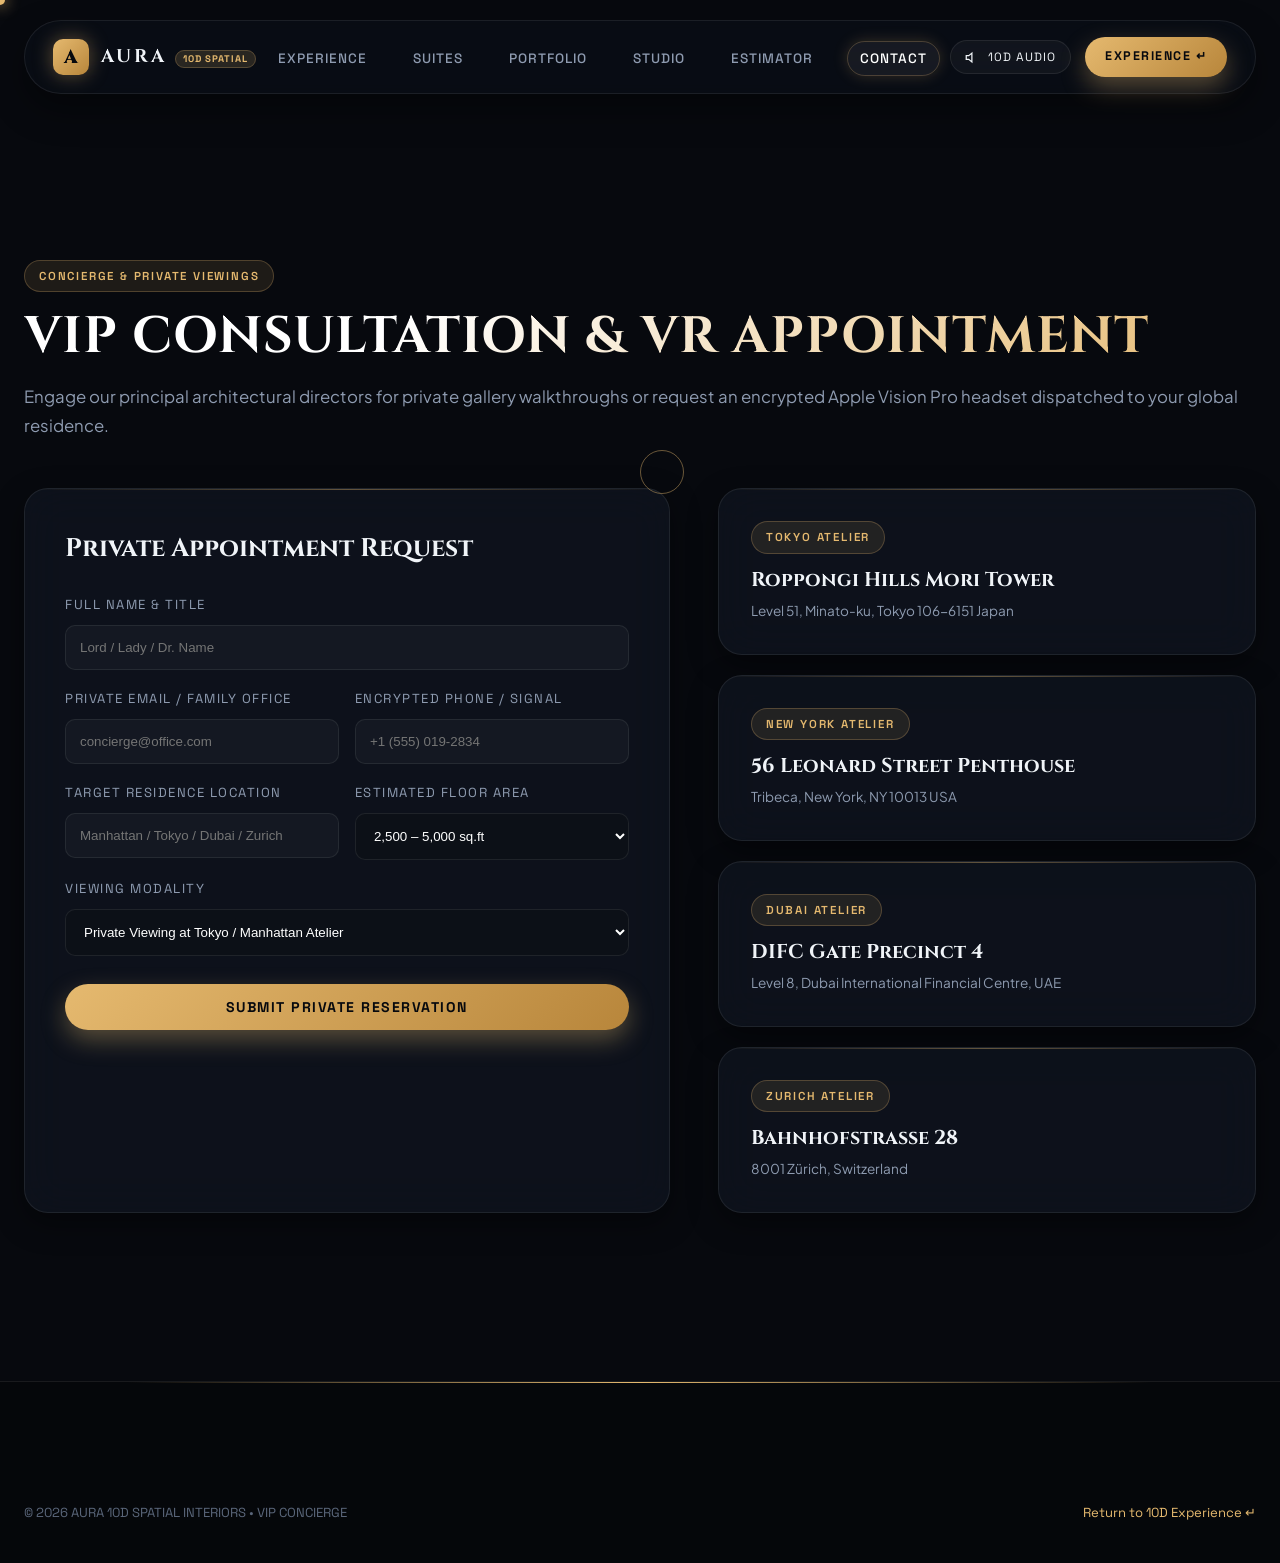
<file: contact-booking.html>
<!DOCTYPE html>
<html lang="en">
<head>
  <meta charset="UTF-8">
  <meta name="viewport" content="width=device-width, initial-scale=1.0">
  <title>VIP Consultation & Private Viewing — AURA 10D Spatial Interiors</title>
  <link rel="stylesheet" href="css/style.css">
  <link rel="stylesheet" href="css/interiors.css">
</head>
<body data-lighting="midnight">
  <div class="custom-cursor"></div>
  <div class="custom-cursor-follower"><span class="cursor-label">BOOK VIP</span></div>

  <header class="navbar">
    <a href="index.html" class="brand-logo" data-cursor-label="HOME">
      <div class="brand-icon">A</div>
      <div class="brand-text">AURA <span class="brand-tag">10D SPATIAL</span></div>
    </a>
    <ul class="nav-links">
      <li class="nav-item"><a href="index.html" class="nav-link">Experience</a></li>
      <li class="nav-item"><a href="living-room.html" class="nav-link">Suites</a></li>
      <li class="nav-item"><a href="projects-portfolio.html" class="nav-link">Portfolio</a></li>
      <li class="nav-item"><a href="about-studio.html" class="nav-link">Studio</a></li>
      <li class="nav-item"><a href="cost-calculator.html" class="nav-link">Estimator</a></li>
      <li class="nav-item"><a href="contact-booking.html" class="nav-link active">Contact</a></li>
    </ul>
    <div class="nav-actions">
      <button class="hud-btn" id="nav-audio-toggle" data-cursor-label="AUDIO">
        <svg viewBox="0 0 24 24" fill="none" stroke="currentColor" stroke-width="2" width="15" height="15"><path d="M11 5L6 9H2v6h4l5 4V5z"/></svg>
        <span>10D AUDIO</span>
      </button>
      <a href="index.html" class="btn-primary" style="padding: 10px 20px; font-size: 0.78rem;">Experience ↵</a>
    </div>
  </header>

  <main style="padding-top: 140px;">
    <section>
      <div class="badge-tag">CONCIERGE & PRIVATE VIEWINGS</div>
      <h1 class="section-title">VIP CONSULTATION & VR APPOINTMENT</h1>
      <p class="section-subtitle">Engage our principal architectural directors for private gallery walkthroughs or request an encrypted Apple Vision Pro headset dispatched to your global residence.</p>

      <div style="display: grid; grid-template-columns: 1.2fr 1fr; gap: 48px; margin: 48px 0;">
        <!-- Booking Form -->
        <div class="glass-panel" style="padding: 40px;">
          <h3 style="font-family: var(--font-heading); font-size: 1.6rem; margin-bottom: 24px;">Private Appointment Request</h3>
          <form id="vip-booking-form">
            <div style="margin-bottom: 18px;">
              <label class="calc-label">Full Name & Title</label>
              <input type="text" required placeholder="Lord / Lady / Dr. Name" style="width:100%; padding: 14px; background: rgba(255,255,255,0.03); border: 1px solid var(--border-light); border-radius: 10px; color: #fff;">
            </div>

            <div style="display: grid; grid-template-columns: 1fr 1fr; gap: 16px; margin-bottom: 18px;">
              <div>
                <label class="calc-label">Private Email / Family Office</label>
                <input type="email" required placeholder="concierge@office.com" style="width:100%; padding: 14px; background: rgba(255,255,255,0.03); border: 1px solid var(--border-light); border-radius: 10px; color: #fff;">
              </div>
              <div>
                <label class="calc-label">Encrypted Phone / Signal</label>
                <input type="tel" required placeholder="+1 (555) 019-2834" style="width:100%; padding: 14px; background: rgba(255,255,255,0.03); border: 1px solid var(--border-light); border-radius: 10px; color: #fff;">
              </div>
            </div>

            <div style="display: grid; grid-template-columns: 1fr 1fr; gap: 16px; margin-bottom: 18px;">
              <div>
                <label class="calc-label">Target Residence Location</label>
                <input type="text" placeholder="Manhattan / Tokyo / Dubai / Zurich" style="width:100%; padding: 14px; background: rgba(255,255,255,0.03); border: 1px solid var(--border-light); border-radius: 10px; color: #fff;">
              </div>
              <div>
                <label class="calc-label">Estimated Floor Area</label>
                <select style="width:100%; padding: 14px; background: #0c1017; border: 1px solid var(--border-light); border-radius: 10px; color: #fff;">
                  <option>2,500 – 5,000 sq.ft</option>
                  <option>5,000 – 10,000 sq.ft</option>
                  <option>10,000+ sq.ft Sky Villa</option>
                </select>
              </div>
            </div>

            <div style="margin-bottom: 28px;">
              <label class="calc-label">Viewing Modality</label>
              <select style="width:100%; padding: 14px; background: #0c1017; border: 1px solid var(--border-light); border-radius: 10px; color: #fff;">
                <option>Private Viewing at Tokyo / Manhattan Atelier</option>
                <option>Courier Delivery of Apple Vision Pro Spatial VR</option>
                <option>Secure 1-on-1 Spatial Architect Video Session</option>
              </select>
            </div>

            <button type="submit" class="btn-primary" style="width: 100%;" data-cursor-label="SUBMIT">SUBMIT PRIVATE RESERVATION</button>
          </form>
        </div>

        <!-- Global Ateliers Info -->
        <div style="display: flex; flex-direction: column; gap: 20px;">
          <div class="glass-panel">
            <span class="badge-tag">TOKYO ATELIER</span>
            <h4 style="font-family: var(--font-heading); font-size: 1.25rem; margin: 10px 0 4px;">Roppongi Hills Mori Tower</h4>
            <p style="font-size: 0.85rem; color: var(--text-muted);">Level 51, Minato-ku, Tokyo 106-6151 Japan</p>
          </div>

          <div class="glass-panel">
            <span class="badge-tag">NEW YORK ATELIER</span>
            <h4 style="font-family: var(--font-heading); font-size: 1.25rem; margin: 10px 0 4px;">56 Leonard Street Penthouse</h4>
            <p style="font-size: 0.85rem; color: var(--text-muted);">Tribeca, New York, NY 10013 USA</p>
          </div>

          <div class="glass-panel">
            <span class="badge-tag">DUBAI ATELIER</span>
            <h4 style="font-family: var(--font-heading); font-size: 1.25rem; margin: 10px 0 4px;">DIFC Gate Precinct 4</h4>
            <p style="font-size: 0.85rem; color: var(--text-muted);">Level 8, Dubai International Financial Centre, UAE</p>
          </div>

          <div class="glass-panel">
            <span class="badge-tag">ZURICH ATELIER</span>
            <h4 style="font-family: var(--font-heading); font-size: 1.25rem; margin: 10px 0 4px;">Bahnhofstrasse 28</h4>
            <p style="font-size: 0.85rem; color: var(--text-muted);">8001 Zürich, Switzerland</p>
          </div>
        </div>
      </div>
    </section>
  </main>

  <footer class="footer-matrix">
    <div class="footer-bottom" style="border:none;">
      <div>© 2026 AURA 10D SPATIAL INTERIORS • VIP CONCIERGE</div>
      <a href="index.html" style="color: var(--accent-gold);">Return to 10D Experience ↵</a>
    </div>
  </footer>

  <script src="js/audio-10d.js"></script>
  <script src="js/main.js"></script>
</body>
</html>
</file>
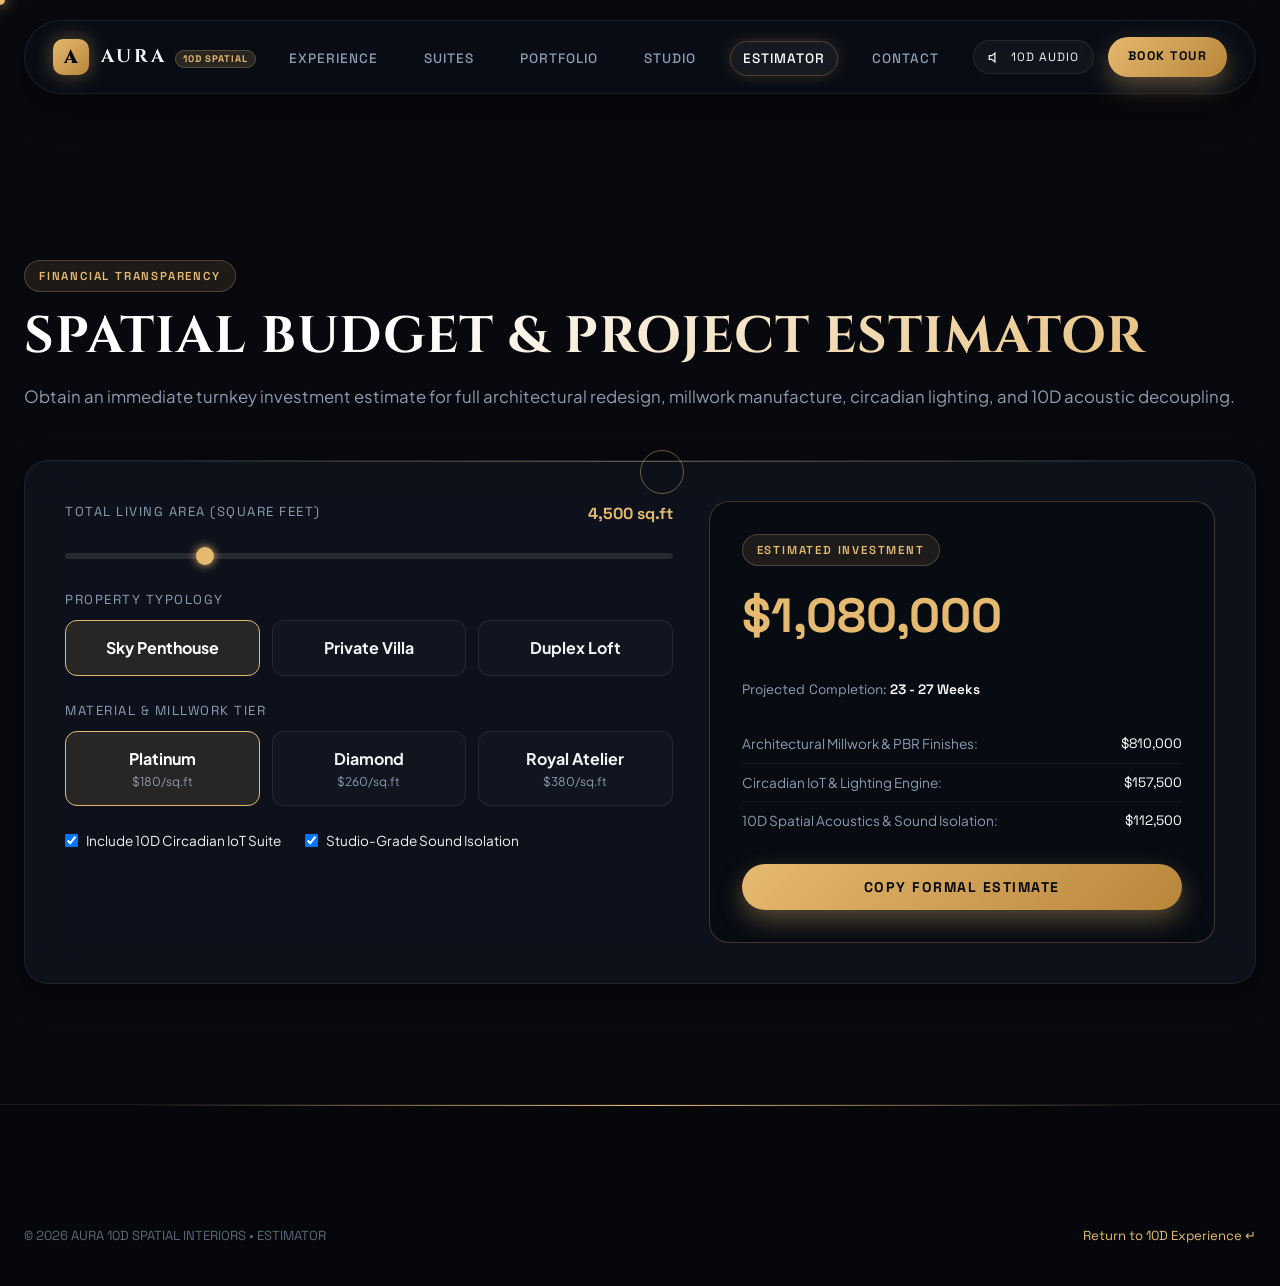
<file: cost-calculator.html>
<!DOCTYPE html>
<html lang="en">
<head>
  <meta charset="UTF-8">
  <meta name="viewport" content="width=device-width, initial-scale=1.0">
  <title>Spatial Budget Estimator — AURA 10D Spatial Interiors</title>
  <link rel="stylesheet" href="css/style.css">
  <link rel="stylesheet" href="css/interiors.css">
</head>
<body data-lighting="midnight">
  <div class="custom-cursor"></div>
  <div class="custom-cursor-follower"><span class="cursor-label">CALCULATE</span></div>

  <header class="navbar">
    <a href="index.html" class="brand-logo" data-cursor-label="HOME">
      <div class="brand-icon">A</div>
      <div class="brand-text">AURA <span class="brand-tag">10D SPATIAL</span></div>
    </a>
    <ul class="nav-links">
      <li class="nav-item"><a href="index.html" class="nav-link">Experience</a></li>
      <li class="nav-item"><a href="living-room.html" class="nav-link">Suites</a></li>
      <li class="nav-item"><a href="projects-portfolio.html" class="nav-link">Portfolio</a></li>
      <li class="nav-item"><a href="about-studio.html" class="nav-link">Studio</a></li>
      <li class="nav-item"><a href="cost-calculator.html" class="nav-link active">Estimator</a></li>
      <li class="nav-item"><a href="contact-booking.html" class="nav-link">Contact</a></li>
    </ul>
    <div class="nav-actions">
      <button class="hud-btn" id="nav-audio-toggle" data-cursor-label="AUDIO">
        <svg viewBox="0 0 24 24" fill="none" stroke="currentColor" stroke-width="2" width="15" height="15"><path d="M11 5L6 9H2v6h4l5 4V5z"/></svg>
        <span>10D AUDIO</span>
      </button>
      <a href="contact-booking.html" class="btn-primary" style="padding: 10px 20px; font-size: 0.78rem;">Book Tour</a>
    </div>
  </header>

  <main style="padding-top: 140px;">
    <section>
      <div class="badge-tag">FINANCIAL TRANSPARENCY</div>
      <h1 class="section-title">SPATIAL BUDGET & PROJECT ESTIMATOR</h1>
      <p class="section-subtitle">Obtain an immediate turnkey investment estimate for full architectural redesign, millwork manufacture, circadian lighting, and 10D acoustic decoupling.</p>

      <div class="glass-panel budget-calculator-box" style="margin-top: 48px;">
        <div>
          <!-- Area Slider -->
          <div class="calc-input-group">
            <div style="display: flex; justify-content: space-between; margin-bottom: 8px;">
              <label class="calc-label">Total Living Area (Square Feet)</label>
              <span id="calc-area-val" style="color: var(--accent-gold); font-family: var(--font-tech); font-weight: 700;">4,500 sq.ft</span>
            </div>
            <input type="range" min="1500" max="15000" value="4500" step="250" class="light-slider" id="calc-area-slider" data-cursor-label="SLIDE">
          </div>

          <!-- Property Typology -->
          <div class="calc-input-group">
            <label class="calc-label">Property Typology</label>
            <div class="calc-options-grid">
              <label class="calc-radio-card active">
                <input type="radio" name="property-type" value="1.0" checked style="display:none;">
                <strong>Sky Penthouse</strong>
              </label>
              <label class="calc-radio-card">
                <input type="radio" name="property-type" value="1.2" style="display:none;">
                <strong>Private Villa</strong>
              </label>
              <label class="calc-radio-card">
                <input type="radio" name="property-type" value="0.9" style="display:none;">
                <strong>Duplex Loft</strong>
              </label>
            </div>
          </div>

          <!-- Material Tier -->
          <div class="calc-input-group">
            <label class="calc-label">Material & Millwork Tier</label>
            <div class="calc-options-grid">
              <label class="calc-radio-card active">
                <input type="radio" name="material-tier" value="180" checked style="display:none;">
                <strong>Platinum</strong>
                <div style="font-size:0.75rem; color:var(--text-muted);">$180/sq.ft</div>
              </label>
              <label class="calc-radio-card">
                <input type="radio" name="material-tier" value="260" style="display:none;">
                <strong>Diamond</strong>
                <div style="font-size:0.75rem; color:var(--text-muted);">$260/sq.ft</div>
              </label>
              <label class="calc-radio-card">
                <input type="radio" name="material-tier" value="380" style="display:none;">
                <strong>Royal Atelier</strong>
                <div style="font-size:0.75rem; color:var(--text-muted);">$380/sq.ft</div>
              </label>
            </div>
          </div>

          <!-- Addons -->
          <div style="display: flex; gap: 24px; margin-top: 24px;">
            <label style="display: flex; align-items: center; gap: 8px; cursor: pointer; font-size: 0.85rem;">
              <input type="checkbox" id="calc-smart-toggle" checked> Include 10D Circadian IoT Suite
            </label>
            <label style="display: flex; align-items: center; gap: 8px; cursor: pointer; font-size: 0.85rem;">
              <input type="checkbox" id="calc-acoustic-toggle" checked> Studio-Grade Sound Isolation
            </label>
          </div>
        </div>

        <!-- Result Card -->
        <div class="calc-result-panel">
          <div>
            <span class="badge-tag">ESTIMATED INVESTMENT</span>
            <div class="calc-total-amount" id="calc-total-price">$1,080,000</div>
            <div style="font-family: var(--font-tech); font-size: 0.85rem; color: var(--text-muted); margin-bottom: 24px;">
              Projected Completion: <span id="calc-timeline" style="color: #fff; font-weight: 600;">22 - 26 Weeks</span>
            </div>
            <div id="calc-breakdown" style="margin-bottom: 24px;"></div>
          </div>

          <button class="btn-primary" id="calc-copy-estimate" style="width: 100%;" data-cursor-label="COPY">Copy Formal Estimate</button>
        </div>
      </div>
    </section>
  </main>

  <footer class="footer-matrix">
    <div class="footer-bottom" style="border:none;">
      <div>© 2026 AURA 10D SPATIAL INTERIORS • ESTIMATOR</div>
      <a href="index.html" style="color: var(--accent-gold);">Return to 10D Experience ↵</a>
    </div>
  </footer>

  <script src="js/audio-10d.js"></script>
  <script src="js/calculator.js"></script>
  <script src="js/main.js"></script>
</body>
</html>
</file>
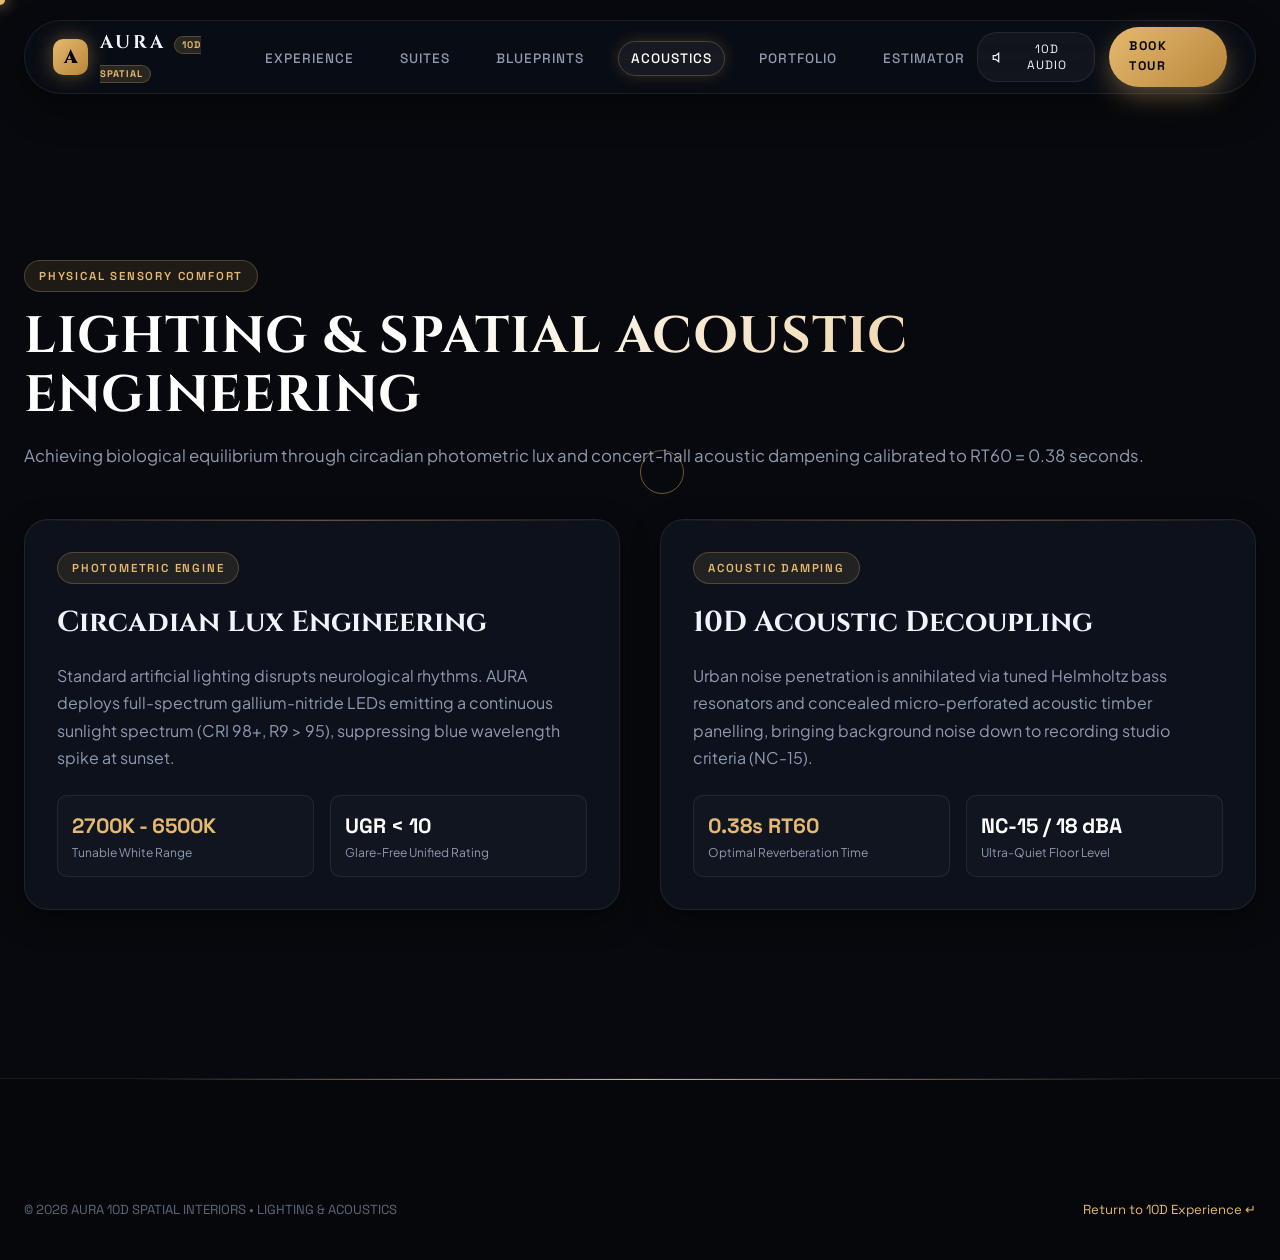
<file: lighting-acoustics.html>
<!DOCTYPE html>
<html lang="en">
<head>
  <meta charset="UTF-8">
  <meta name="viewport" content="width=device-width, initial-scale=1.0">
  <title>Lighting & Spatial Acoustics — AURA 10D Spatial Interiors</title>
  <link rel="stylesheet" href="css/style.css">
  <link rel="stylesheet" href="css/interiors.css">
</head>
<body data-lighting="midnight">
  <div class="custom-cursor"></div>
  <div class="custom-cursor-follower"><span class="cursor-label">HEAR & SEE</span></div>

  <header class="navbar">
    <a href="index.html" class="brand-logo" data-cursor-label="HOME">
      <div class="brand-icon">A</div>
      <div class="brand-text">AURA <span class="brand-tag">10D SPATIAL</span></div>
    </a>
    <ul class="nav-links">
      <li class="nav-item"><a href="index.html" class="nav-link">Experience</a></li>
      <li class="nav-item"><a href="living-room.html" class="nav-link">Suites</a></li>
      <li class="nav-item"><a href="blueprints-plans.html" class="nav-link">Blueprints</a></li>
      <li class="nav-item"><a href="lighting-acoustics.html" class="nav-link active">Acoustics</a></li>
      <li class="nav-item"><a href="projects-portfolio.html" class="nav-link">Portfolio</a></li>
      <li class="nav-item"><a href="cost-calculator.html" class="nav-link">Estimator</a></li>
    </ul>
    <div class="nav-actions">
      <button class="hud-btn" id="nav-audio-toggle" data-cursor-label="AUDIO">
        <svg viewBox="0 0 24 24" fill="none" stroke="currentColor" stroke-width="2" width="15" height="15"><path d="M11 5L6 9H2v6h4l5 4V5z"/></svg>
        <span>10D AUDIO</span>
      </button>
      <a href="contact-booking.html" class="btn-primary" style="padding: 10px 20px; font-size: 0.78rem;">Book Tour</a>
    </div>
  </header>

  <main style="padding-top: 140px;">
    <section>
      <div class="badge-tag">PHYSICAL SENSORY COMFORT</div>
      <h1 class="section-title">LIGHTING & SPATIAL ACOUSTIC ENGINEERING</h1>
      <p class="section-subtitle">Achieving biological equilibrium through circadian photometric lux and concert-hall acoustic dampening calibrated to RT60 = 0.38 seconds.</p>

      <div style="display: grid; grid-template-columns: 1fr 1fr; gap: 40px; margin: 48px 0;">
        <!-- Lighting Panel -->
        <div class="glass-panel">
          <div class="badge-tag">PHOTOMETRIC ENGINE</div>
          <h3 style="font-family: var(--font-heading); font-size: 1.8rem; margin: 16px 0;">Circadian Lux Engineering</h3>
          <p style="color: var(--text-muted); line-height: 1.7; margin-bottom: 24px;">
            Standard artificial lighting disrupts neurological rhythms. AURA deploys full-spectrum gallium-nitride LEDs 
            emitting a continuous sunlight spectrum (CRI 98+, R9 > 95), suppressing blue wavelength spike at sunset.
          </p>
          <div style="display: grid; grid-template-columns: 1fr 1fr; gap: 16px;">
            <div style="padding: 14px; background: rgba(255,255,255,0.02); border-radius: 10px; border: 1px solid var(--border-light);">
              <div style="color: var(--accent-gold); font-family: var(--font-tech); font-size: 1.3rem; font-weight: 700;">2700K - 6500K</div>
              <div style="font-size: 0.75rem; color: var(--text-muted);">Tunable White Range</div>
            </div>
            <div style="padding: 14px; background: rgba(255,255,255,0.02); border-radius: 10px; border: 1px solid var(--border-light);">
              <div style="color: #fff; font-family: var(--font-tech); font-size: 1.3rem; font-weight: 700;">UGR &lt; 10</div>
              <div style="font-size: 0.75rem; color: var(--text-muted);">Glare-Free Unified Rating</div>
            </div>
          </div>
        </div>

        <!-- Acoustics Panel -->
        <div class="glass-panel">
          <div class="badge-tag">ACOUSTIC DAMPING</div>
          <h3 style="font-family: var(--font-heading); font-size: 1.8rem; margin: 16px 0;">10D Acoustic Decoupling</h3>
          <p style="color: var(--text-muted); line-height: 1.7; margin-bottom: 24px;">
            Urban noise penetration is annihilated via tuned Helmholtz bass resonators and concealed micro-perforated acoustic timber 
            panelling, bringing background noise down to recording studio criteria (NC-15).
          </p>
          <div style="display: grid; grid-template-columns: 1fr 1fr; gap: 16px;">
            <div style="padding: 14px; background: rgba(255,255,255,0.02); border-radius: 10px; border: 1px solid var(--border-light);">
              <div style="color: var(--accent-gold); font-family: var(--font-tech); font-size: 1.3rem; font-weight: 700;">0.38s RT60</div>
              <div style="font-size: 0.75rem; color: var(--text-muted);">Optimal Reverberation Time</div>
            </div>
            <div style="padding: 14px; background: rgba(255,255,255,0.02); border-radius: 10px; border: 1px solid var(--border-light);">
              <div style="color: #fff; font-family: var(--font-tech); font-size: 1.3rem; font-weight: 700;">NC-15 / 18 dBA</div>
              <div style="font-size: 0.75rem; color: var(--text-muted);">Ultra-Quiet Floor Level</div>
            </div>
          </div>
        </div>
      </div>
    </section>
  </main>

  <footer class="footer-matrix">
    <div class="footer-bottom" style="border:none;">
      <div>© 2026 AURA 10D SPATIAL INTERIORS • LIGHTING & ACOUSTICS</div>
      <a href="index.html" style="color: var(--accent-gold);">Return to 10D Experience ↵</a>
    </div>
  </footer>

  <script src="js/audio-10d.js"></script>
  <script src="js/main.js"></script>
</body>
</html>
</file>
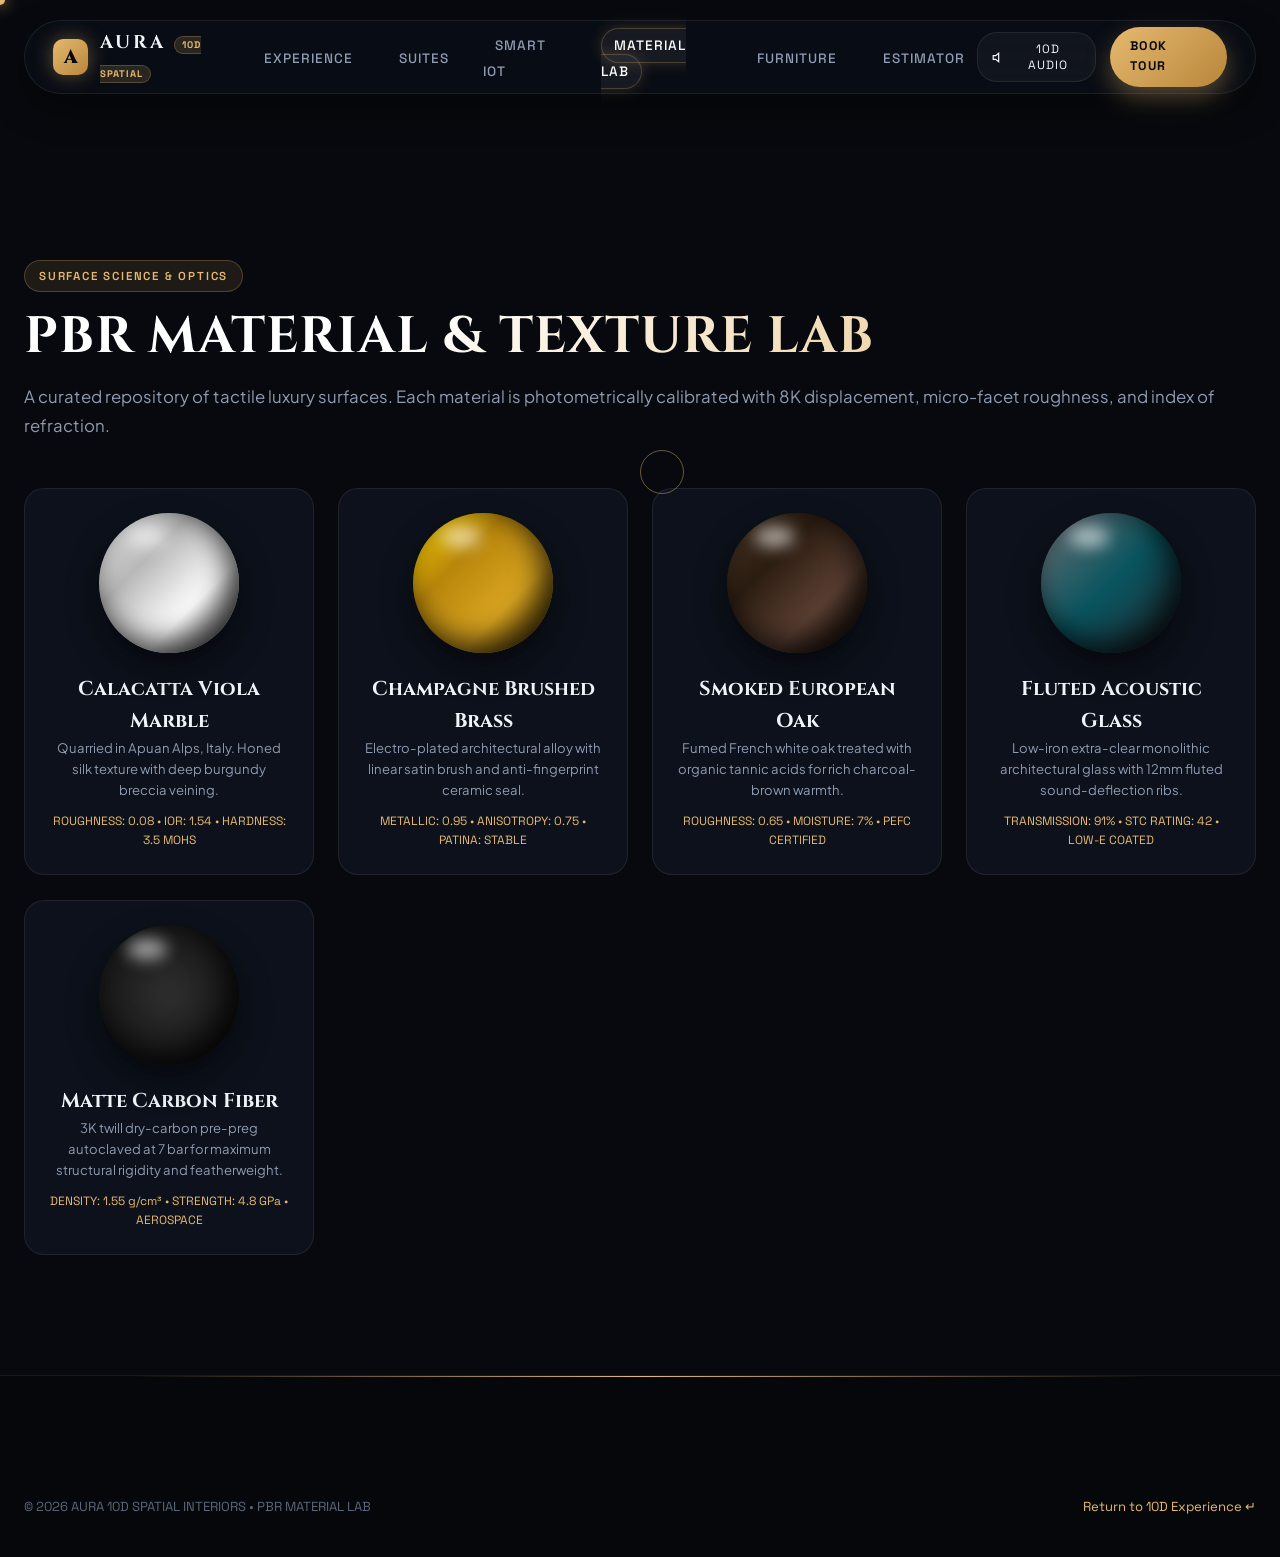
<file: material-lab.html>
<!DOCTYPE html>
<html lang="en">
<head>
  <meta charset="UTF-8">
  <meta name="viewport" content="width=device-width, initial-scale=1.0">
  <title>PBR Material & Texture Lab — AURA 10D Spatial Interiors</title>
  <link rel="stylesheet" href="css/style.css">
  <link rel="stylesheet" href="css/interiors.css">
</head>
<body data-lighting="midnight">
  <div class="custom-cursor"></div>
  <div class="custom-cursor-follower"><span class="cursor-label">INSPECT</span></div>

  <header class="navbar">
    <a href="index.html" class="brand-logo" data-cursor-label="HOME">
      <div class="brand-icon">A</div>
      <div class="brand-text">AURA <span class="brand-tag">10D SPATIAL</span></div>
    </a>
    <ul class="nav-links">
      <li class="nav-item"><a href="index.html" class="nav-link">Experience</a></li>
      <li class="nav-item"><a href="living-room.html" class="nav-link">Suites</a></li>
      <li class="nav-item"><a href="smart-home.html" class="nav-link">Smart IoT</a></li>
      <li class="nav-item"><a href="material-lab.html" class="nav-link active">Material Lab</a></li>
      <li class="nav-item"><a href="furniture-collection.html" class="nav-link">Furniture</a></li>
      <li class="nav-item"><a href="cost-calculator.html" class="nav-link">Estimator</a></li>
    </ul>
    <div class="nav-actions">
      <button class="hud-btn" id="nav-audio-toggle" data-cursor-label="AUDIO">
        <svg viewBox="0 0 24 24" fill="none" stroke="currentColor" stroke-width="2" width="15" height="15"><path d="M11 5L6 9H2v6h4l5 4V5z"/></svg>
        <span>10D AUDIO</span>
      </button>
      <a href="contact-booking.html" class="btn-primary" style="padding: 10px 20px; font-size: 0.78rem;">Book Tour</a>
    </div>
  </header>

  <main style="padding-top: 140px;">
    <section>
      <div class="badge-tag">SURFACE SCIENCE & OPTICS</div>
      <h1 class="section-title">PBR MATERIAL & TEXTURE LAB</h1>
      <p class="section-subtitle">A curated repository of tactile luxury surfaces. Each material is photometrically calibrated with 8K displacement, micro-facet roughness, and index of refraction.</p>

      <div class="material-lab-grid" style="margin-top: 48px;">
        <!-- Card 1 -->
        <div class="material-card tilt-card">
          <div class="material-sphere mat-calacatta">
            <div class="sphere-specular"></div>
          </div>
          <h4 style="font-family: var(--font-heading); font-size: 1.25rem;">Calacatta Viola Marble</h4>
          <p style="font-size: 0.82rem; color: var(--text-muted); margin-bottom: 12px;">Quarried in Apuan Alps, Italy. Honed silk texture with deep burgundy breccia veining.</p>
          <div style="font-family: var(--font-tech); font-size: 0.75rem; color: var(--accent-gold);">ROUGHNESS: 0.08 • IOR: 1.54 • HARDNESS: 3.5 MOHS</div>
        </div>

        <!-- Card 2 -->
        <div class="material-card tilt-card">
          <div class="material-sphere mat-brass">
            <div class="sphere-specular"></div>
          </div>
          <h4 style="font-family: var(--font-heading); font-size: 1.25rem;">Champagne Brushed Brass</h4>
          <p style="font-size: 0.82rem; color: var(--text-muted); margin-bottom: 12px;">Electro-plated architectural alloy with linear satin brush and anti-fingerprint ceramic seal.</p>
          <div style="font-family: var(--font-tech); font-size: 0.75rem; color: var(--accent-gold);">METALLIC: 0.95 • ANISOTROPY: 0.75 • PATINA: STABLE</div>
        </div>

        <!-- Card 3 -->
        <div class="material-card tilt-card">
          <div class="material-sphere mat-oak">
            <div class="sphere-specular"></div>
          </div>
          <h4 style="font-family: var(--font-heading); font-size: 1.25rem;">Smoked European Oak</h4>
          <p style="font-size: 0.82rem; color: var(--text-muted); margin-bottom: 12px;">Fumed French white oak treated with organic tannic acids for rich charcoal-brown warmth.</p>
          <div style="font-family: var(--font-tech); font-size: 0.75rem; color: var(--accent-gold);">ROUGHNESS: 0.65 • MOISTURE: 7% • PEFC CERTIFIED</div>
        </div>

        <!-- Card 4 -->
        <div class="material-card tilt-card">
          <div class="material-sphere mat-glass">
            <div class="sphere-specular"></div>
          </div>
          <h4 style="font-family: var(--font-heading); font-size: 1.25rem;">Fluted Acoustic Glass</h4>
          <p style="font-size: 0.82rem; color: var(--text-muted); margin-bottom: 12px;">Low-iron extra-clear monolithic architectural glass with 12mm fluted sound-deflection ribs.</p>
          <div style="font-family: var(--font-tech); font-size: 0.75rem; color: var(--accent-gold);">TRANSMISSION: 91% • STC RATING: 42 • LOW-E COATED</div>
        </div>

        <!-- Card 5 -->
        <div class="material-card tilt-card">
          <div class="material-sphere mat-carbon">
            <div class="sphere-specular"></div>
          </div>
          <h4 style="font-family: var(--font-heading); font-size: 1.25rem;">Matte Carbon Fiber</h4>
          <p style="font-size: 0.82rem; color: var(--text-muted); margin-bottom: 12px;">3K twill dry-carbon pre-preg autoclaved at 7 bar for maximum structural rigidity and featherweight.</p>
          <div style="font-family: var(--font-tech); font-size: 0.75rem; color: var(--accent-gold);">DENSITY: 1.55 g/cm³ • STRENGTH: 4.8 GPa • AEROSPACE</div>
        </div>
      </div>
    </section>
  </main>

  <footer class="footer-matrix">
    <div class="footer-bottom" style="border:none;">
      <div>© 2026 AURA 10D SPATIAL INTERIORS • PBR MATERIAL LAB</div>
      <a href="index.html" style="color: var(--accent-gold);">Return to 10D Experience ↵</a>
    </div>
  </footer>

  <script src="js/audio-10d.js"></script>
  <script src="js/main.js"></script>
</body>
</html>
</file>
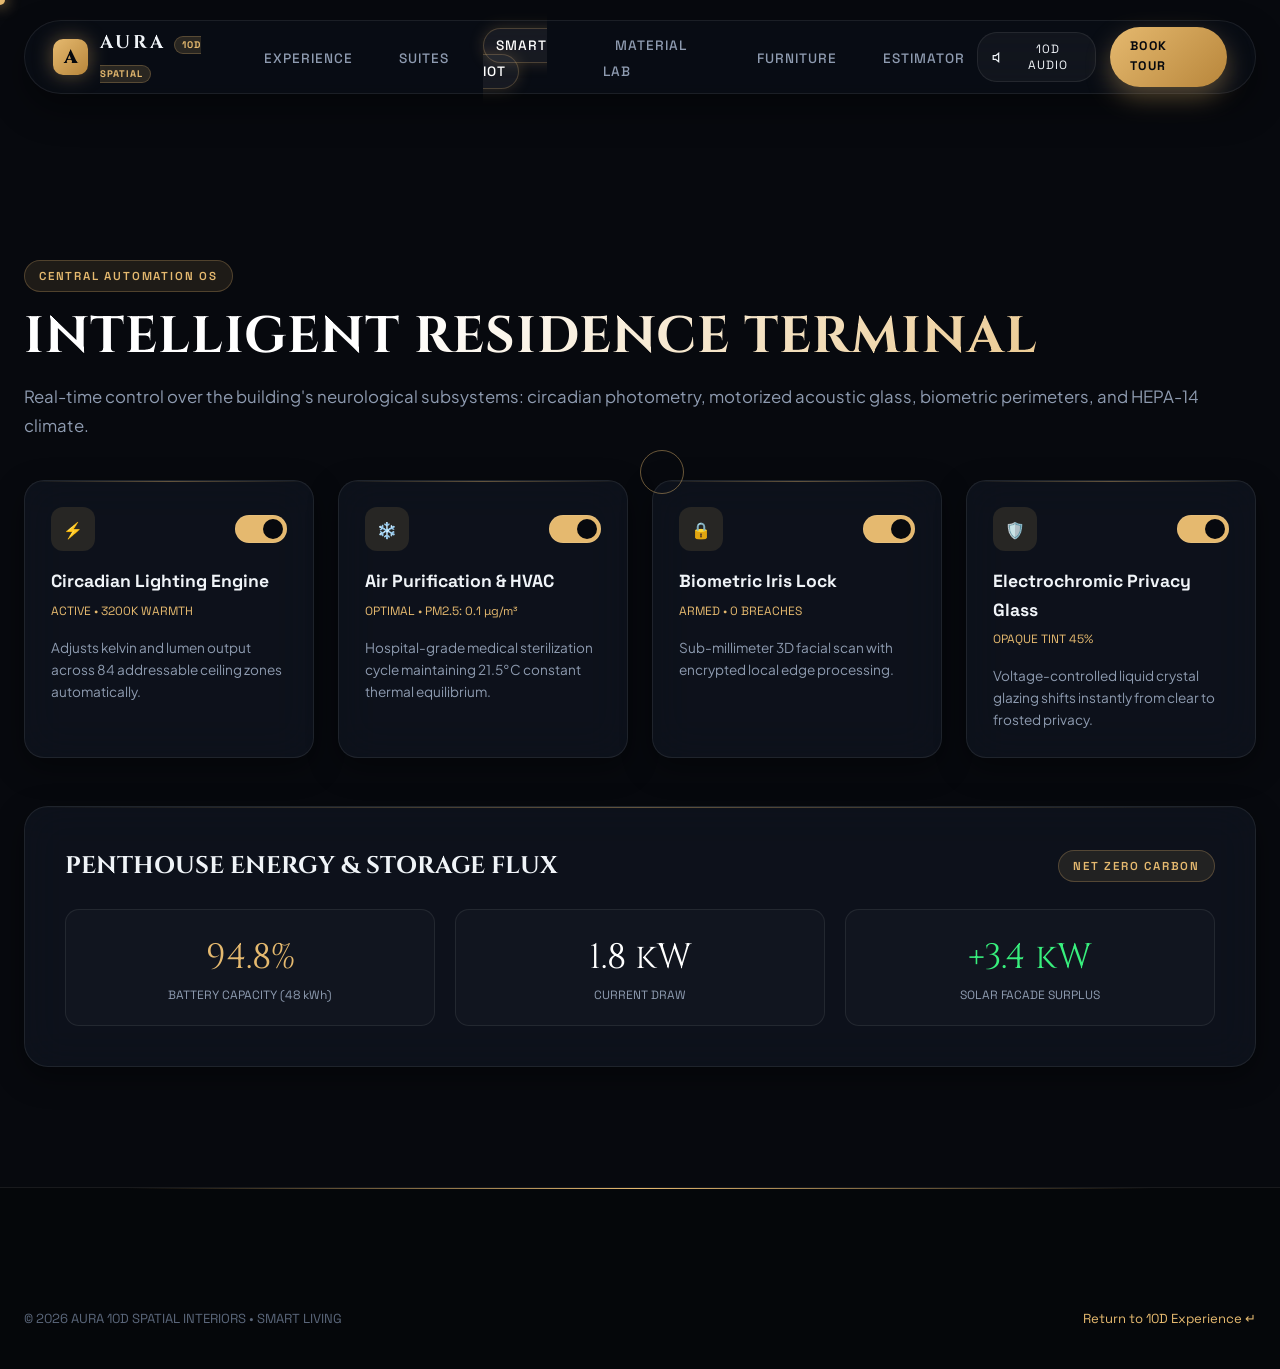
<file: smart-home.html>
<!DOCTYPE html>
<html lang="en">
<head>
  <meta charset="UTF-8">
  <meta name="viewport" content="width=device-width, initial-scale=1.0">
  <title>Smart Home & IoT Terminal — AURA 10D Spatial Interiors</title>
  <link rel="stylesheet" href="css/style.css">
  <link rel="stylesheet" href="css/interiors.css">
</head>
<body data-lighting="midnight">
  <div class="custom-cursor"></div>
  <div class="custom-cursor-follower"><span class="cursor-label">INTERACT</span></div>

  <header class="navbar">
    <a href="index.html" class="brand-logo" data-cursor-label="HOME">
      <div class="brand-icon">A</div>
      <div class="brand-text">AURA <span class="brand-tag">10D SPATIAL</span></div>
    </a>
    <ul class="nav-links">
      <li class="nav-item"><a href="index.html" class="nav-link">Experience</a></li>
      <li class="nav-item"><a href="living-room.html" class="nav-link">Suites</a></li>
      <li class="nav-item"><a href="smart-home.html" class="nav-link active">Smart IoT</a></li>
      <li class="nav-item"><a href="material-lab.html" class="nav-link">Material Lab</a></li>
      <li class="nav-item"><a href="furniture-collection.html" class="nav-link">Furniture</a></li>
      <li class="nav-item"><a href="cost-calculator.html" class="nav-link">Estimator</a></li>
    </ul>
    <div class="nav-actions">
      <button class="hud-btn" id="nav-audio-toggle" data-cursor-label="AUDIO">
        <svg viewBox="0 0 24 24" fill="none" stroke="currentColor" stroke-width="2" width="15" height="15"><path d="M11 5L6 9H2v6h4l5 4V5z"/></svg>
        <span>10D AUDIO</span>
      </button>
      <a href="contact-booking.html" class="btn-primary" style="padding: 10px 20px; font-size: 0.78rem;">Book Tour</a>
    </div>
  </header>

  <main style="padding-top: 140px;">
    <section>
      <div class="badge-tag">CENTRAL AUTOMATION OS</div>
      <h1 class="section-title">INTELLIGENT RESIDENCE TERMINAL</h1>
      <p class="section-subtitle">Real-time control over the building's neurological subsystems: circadian photometry, motorized acoustic glass, biometric perimeters, and HEPA-14 climate.</p>

      <!-- Interactive IoT Matrix -->
      <div class="smart-home-console" style="margin-top: 40px;">
        <!-- Control 1 -->
        <div class="smart-widget glass-panel">
          <div class="widget-header">
            <div class="widget-icon">⚡</div>
            <label class="toggle-switch">
              <input type="checkbox" checked>
              <span class="slider-round"></span>
            </label>
          </div>
          <div>
            <h4 style="font-family: var(--font-tech); font-size: 1.1rem;">Circadian Lighting Engine</h4>
            <span class="widget-status" style="font-size: 0.75rem; color: var(--accent-gold); font-family: var(--font-tech);">ACTIVE • 3200K WARMTH</span>
          </div>
          <p style="font-size: 0.85rem; color: var(--text-muted);">Adjusts kelvin and lumen output across 84 addressable ceiling zones automatically.</p>
        </div>

        <!-- Control 2 -->
        <div class="smart-widget glass-panel">
          <div class="widget-header">
            <div class="widget-icon">❄️</div>
            <label class="toggle-switch">
              <input type="checkbox" checked>
              <span class="slider-round"></span>
            </label>
          </div>
          <div>
            <h4 style="font-family: var(--font-tech); font-size: 1.1rem;">Air Purification & HVAC</h4>
            <span class="widget-status" style="font-size: 0.75rem; color: var(--accent-gold); font-family: var(--font-tech);">OPTIMAL • PM2.5: 0.1 µg/m³</span>
          </div>
          <p style="font-size: 0.85rem; color: var(--text-muted);">Hospital-grade medical sterilization cycle maintaining 21.5°C constant thermal equilibrium.</p>
        </div>

        <!-- Control 3 -->
        <div class="smart-widget glass-panel">
          <div class="widget-header">
            <div class="widget-icon">🔒</div>
            <label class="toggle-switch">
              <input type="checkbox" checked>
              <span class="slider-round"></span>
            </label>
          </div>
          <div>
            <h4 style="font-family: var(--font-tech); font-size: 1.1rem;">Biometric Iris Lock</h4>
            <span class="widget-status" style="font-size: 0.75rem; color: var(--accent-gold); font-family: var(--font-tech);">ARMED • 0 BREACHES</span>
          </div>
          <p style="font-size: 0.85rem; color: var(--text-muted);">Sub-millimeter 3D facial scan with encrypted local edge processing.</p>
        </div>

        <!-- Control 4 -->
        <div class="smart-widget glass-panel">
          <div class="widget-header">
            <div class="widget-icon">🛡️</div>
            <label class="toggle-switch">
              <input type="checkbox" checked>
              <span class="slider-round"></span>
            </label>
          </div>
          <div>
            <h4 style="font-family: var(--font-tech); font-size: 1.1rem;">Electrochromic Privacy Glass</h4>
            <span class="widget-status" style="font-size: 0.75rem; color: var(--accent-gold); font-family: var(--font-tech);">OPAQUE TINT 45%</span>
          </div>
          <p style="font-size: 0.85rem; color: var(--text-muted);">Voltage-controlled liquid crystal glazing shifts instantly from clear to frosted privacy.</p>
        </div>
      </div>

      <!-- Real-time Energy Monitoring Graph Mockup -->
      <div class="glass-panel" style="margin-top: 48px; padding: 40px;">
        <div style="display: flex; justify-content: space-between; align-items: center; margin-bottom: 24px;">
          <h3 style="font-family: var(--font-heading); font-size: 1.5rem;">PENTHOUSE ENERGY & STORAGE FLUX</h3>
          <span class="badge-tag">NET ZERO CARBON</span>
        </div>
        <div style="display: grid; grid-template-columns: repeat(3, 1fr); gap: 20px; text-align: center;">
          <div style="padding: 20px; background: rgba(255,255,255,0.02); border-radius: 14px; border: 1px solid var(--border-light);">
            <div style="font-family: var(--font-heading); font-size: 2.2rem; color: var(--accent-gold);">94.8%</div>
            <div style="font-family: var(--font-tech); font-size: 0.75rem; color: var(--text-muted);">BATTERY CAPACITY (48 kWh)</div>
          </div>
          <div style="padding: 20px; background: rgba(255,255,255,0.02); border-radius: 14px; border: 1px solid var(--border-light);">
            <div style="font-family: var(--font-heading); font-size: 2.2rem; color: #fff;">1.8 kW</div>
            <div style="font-family: var(--font-tech); font-size: 0.75rem; color: var(--text-muted);">CURRENT DRAW</div>
          </div>
          <div style="padding: 20px; background: rgba(255,255,255,0.02); border-radius: 14px; border: 1px solid var(--border-light);">
            <div style="font-family: var(--font-heading); font-size: 2.2rem; color: #38ef7d;">+3.4 kW</div>
            <div style="font-family: var(--font-tech); font-size: 0.75rem; color: var(--text-muted);">SOLAR FACADE SURPLUS</div>
          </div>
        </div>
      </div>
    </section>
  </main>

  <footer class="footer-matrix">
    <div class="footer-bottom" style="border:none;">
      <div>© 2026 AURA 10D SPATIAL INTERIORS • SMART LIVING</div>
      <a href="index.html" style="color: var(--accent-gold);">Return to 10D Experience ↵</a>
    </div>
  </footer>

  <script src="js/audio-10d.js"></script>
  <script src="js/main.js"></script>
</body>
</html>
</file>
<file: css/style.css>
/* ==========================================================================
   AURA 10D SPATIAL INTERIORS — LUXURY ARCHITECTURAL DESIGN SYSTEM
   Standard: High-Performance Modern CSS3 / Glassmorphic Cyber-Luxe
   ========================================================================== */

@import url('https://fonts.googleapis.com/css2?family=Plus+Jakarta+Sans:wght@300;400;500;600;700;800&family=Space+Grotesk:wght@300;400;500;600;700&family=Cinzel:wght@400;600;700;900&display=swap');

:root {
  /* Color Palette - Cyber Luxury Architecture */
  --bg-primary: #07090e;
  --bg-secondary: #0c1017;
  --bg-tertiary: #131822;
  --bg-card: rgba(16, 22, 33, 0.7);
  --bg-glass: rgba(255, 255, 255, 0.03);
  --bg-glass-hover: rgba(255, 255, 255, 0.06);

  /* Gold & Cyber Bronze Accents */
  --accent-gold: #e5b96f;
  --accent-gold-light: #f7d59b;
  --accent-gold-dark: #b8863b;
  --accent-cyan: #38ef7d;
  --accent-neon-cyan: #00f2fe;
  --accent-amber: #ff9966;
  --accent-violet: #8a2387;

  /* Text & Surfaces */
  --text-main: #f0f4f8;
  --text-muted: #8e9bb0;
  --text-dim: #5a667a;
  --border-light: rgba(255, 255, 255, 0.08);
  --border-gold: rgba(229, 185, 111, 0.25);
  --border-glow: rgba(0, 242, 254, 0.3);

  /* Shadows & Glows */
  --glow-gold: 0 0 35px rgba(229, 185, 111, 0.25);
  --glow-cyan: 0 0 35px rgba(0, 242, 254, 0.3);
  --shadow-luxe: 0 20px 50px rgba(0, 0, 0, 0.6);
  --shadow-card: 0 10px 30px rgba(0, 0, 0, 0.4);

  /* Typography */
  --font-heading: 'Cinzel', serif;
  --font-tech: 'Space Grotesk', sans-serif;
  --font-body: 'Plus Jakarta Sans', sans-serif;

  /* Transitions */
  --ease-smooth: cubic-bezier(0.16, 1, 0.3, 1);
  --ease-bounce: cubic-bezier(0.34, 1.56, 0.64, 1);
  --transition: all 0.4s var(--ease-smooth);
}

/* Light / Sunset / Midnight / Cyberpunk Themes */
body[data-lighting="day"] {
  --bg-primary: #0f141d;
  --bg-secondary: #17202c;
  --bg-tertiary: #1f2b3b;
  --accent-gold: #ffbe53;
  --glow-gold: 0 0 40px rgba(255, 190, 83, 0.35);
}

body[data-lighting="sunset"] {
  --bg-primary: #120b12;
  --bg-secondary: #1f1220;
  --bg-tertiary: #2e1a2f;
  --accent-gold: #ff7e5f;
  --glow-gold: 0 0 40px rgba(255, 126, 95, 0.35);
}

body[data-lighting="cyber"] {
  --bg-primary: #05060f;
  --bg-secondary: #0b0e24;
  --bg-tertiary: #111538;
  --accent-gold: #00f2fe;
  --glow-gold: 0 0 45px rgba(0, 242, 254, 0.4);
}

/* Base Reset */
*, *::before, *::after {
  box-sizing: border-box;
  margin: 0;
  padding: 0;
}

html {
  scroll-behavior: smooth;
  font-size: 16px;
  background-color: var(--bg-primary);
  color: var(--text-main);
  overflow-x: hidden;
}

body {
  font-family: var(--font-body);
  background-color: var(--bg-primary);
  color: var(--text-main);
  line-height: 1.6;
  overflow-x: hidden;
  position: relative;
  -webkit-font-smoothing: antialiased;
}

/* Custom Selection */
::selection {
  background: var(--accent-gold);
  color: #000;
}

/* Scrollbar */
::-webkit-scrollbar {
  width: 7px;
  height: 7px;
}
::-webkit-scrollbar-track {
  background: var(--bg-primary);
}
::-webkit-scrollbar-thumb {
  background: var(--bg-tertiary);
  border-radius: 4px;
  border: 1px solid var(--border-gold);
}
::-webkit-scrollbar-thumb:hover {
  background: var(--accent-gold);
}

/* Links & Images */
a {
  color: inherit;
  text-decoration: none;
  transition: var(--transition);
}
img {
  max-width: 100%;
  height: auto;
  display: block;
}

/* ==========================================================================
   CUSTOM MOUSE CURSOR (10D MAGNETIC EXPERIENCE)
   ========================================================================== */
.custom-cursor {
  position: fixed;
  top: 0;
  left: 0;
  width: 10px;
  height: 10px;
  background: var(--accent-gold);
  border-radius: 50%;
  pointer-events: none;
  z-index: 9999;
  transform: translate(-50%, -50%);
  transition: width 0.2s, height 0.2s, background-color 0.2s, transform 0.05s ease-out;
  box-shadow: 0 0 15px var(--accent-gold);
}

.custom-cursor-follower {
  position: fixed;
  top: 0;
  left: 0;
  width: 44px;
  height: 44px;
  border: 1px solid rgba(229, 185, 111, 0.45);
  border-radius: 50%;
  pointer-events: none;
  z-index: 9998;
  transform: translate(-50%, -50%);
  transition: width 0.3s var(--ease-smooth), height 0.3s var(--ease-smooth), border-color 0.3s, background-color 0.3s;
  display: flex;
  align-items: center;
  justify-content: center;
}

.cursor-label {
  font-family: var(--font-tech);
  font-size: 8px;
  letter-spacing: 1.5px;
  text-transform: uppercase;
  color: #fff;
  opacity: 0;
  transform: scale(0.6);
  transition: all 0.2s var(--ease-smooth);
}

body.cursor-hover .custom-cursor {
  transform: translate(-50%, -50%) scale(0.3);
  opacity: 0;
}

body.cursor-hover .custom-cursor-follower {
  width: 70px;
  height: 70px;
  background: rgba(229, 185, 111, 0.2);
  border-color: var(--accent-gold);
  backdrop-filter: blur(4px);
}

body.cursor-hover .cursor-label {
  opacity: 1;
  transform: scale(1);
}

@media (pointer: coarse) {
  .custom-cursor, .custom-cursor-follower {
    display: none !important;
  }
}

/* ==========================================================================
   NAVIGATION BAR (3D FLOATING GLASS HEADER)
   ========================================================================== */
.navbar {
  position: fixed;
  top: 20px;
  left: 50%;
  transform: translateX(-50%);
  width: calc(100% - 48px);
  max-width: 1440px;
  height: 74px;
  background: rgba(10, 14, 22, 0.75);
  backdrop-filter: blur(20px) saturate(180%);
  -webkit-backdrop-filter: blur(20px) saturate(180%);
  border: 1px solid var(--border-light);
  border-radius: 40px;
  z-index: 1000;
  display: flex;
  align-items: center;
  justify-content: space-between;
  padding: 0 28px;
  box-shadow: 0 15px 35px rgba(0, 0, 0, 0.4);
  transition: var(--transition);
}

.navbar.scrolled {
  top: 10px;
  background: rgba(8, 11, 18, 0.92);
  border-color: var(--border-gold);
  box-shadow: 0 20px 45px rgba(0, 0, 0, 0.6), var(--glow-gold);
}

.brand-logo {
  display: flex;
  align-items: center;
  gap: 12px;
}

.brand-icon {
  width: 36px;
  height: 36px;
  border-radius: 10px;
  background: linear-gradient(135deg, var(--accent-gold), var(--accent-gold-dark));
  display: flex;
  align-items: center;
  justify-content: center;
  font-family: var(--font-heading);
  font-weight: 900;
  font-size: 19px;
  color: #07090e;
  box-shadow: 0 0 20px rgba(229, 185, 111, 0.4);
}

.brand-text {
  font-family: var(--font-heading);
  font-size: 1.15rem;
  letter-spacing: 3px;
  font-weight: 700;
  text-transform: uppercase;
}

.brand-tag {
  font-family: var(--font-tech);
  font-size: 0.6rem;
  padding: 2px 7px;
  background: rgba(229, 185, 111, 0.15);
  border: 1px solid var(--border-gold);
  border-radius: 12px;
  color: var(--accent-gold);
  letter-spacing: 1px;
}

.nav-links {
  display: flex;
  align-items: center;
  gap: 22px;
  list-style: none;
}

.nav-item {
  position: relative;
}

.nav-link {
  font-family: var(--font-tech);
  font-size: 0.85rem;
  font-weight: 500;
  letter-spacing: 1px;
  color: var(--text-muted);
  text-transform: uppercase;
  padding: 8px 12px;
  border-radius: 20px;
  transition: var(--transition);
}

.nav-link:hover, .nav-link.active {
  color: #fff;
  background: var(--bg-glass-hover);
  border: 1px solid var(--border-gold);
  box-shadow: 0 0 15px rgba(229, 185, 111, 0.2);
}

/* Nav Dropdown */
.dropdown-menu {
  position: absolute;
  top: 100%;
  left: 50%;
  transform: translateX(-50%) translateY(15px);
  background: rgba(12, 16, 24, 0.95);
  backdrop-filter: blur(25px);
  border: 1px solid var(--border-light);
  border-radius: 18px;
  padding: 12px;
  min-width: 240px;
  opacity: 0;
  visibility: hidden;
  transition: all 0.3s var(--ease-smooth);
  box-shadow: var(--shadow-luxe);
}

.nav-item:hover .dropdown-menu {
  opacity: 1;
  visibility: visible;
  transform: translateX(-50%) translateY(5px);
}

.dropdown-item {
  display: flex;
  align-items: center;
  gap: 12px;
  padding: 10px 14px;
  font-size: 0.82rem;
  font-family: var(--font-tech);
  color: var(--text-muted);
  border-radius: 10px;
  transition: var(--transition);
}

.dropdown-item:hover {
  background: rgba(229, 185, 111, 0.12);
  color: var(--accent-gold);
  transform: translateX(4px);
}

.dropdown-item svg {
  width: 16px;
  height: 16px;
  stroke: currentColor;
}

.nav-actions {
  display: flex;
  align-items: center;
  gap: 14px;
}

/* Sound / Light Switches in Nav */
.hud-btn {
  background: rgba(255, 255, 255, 0.04);
  border: 1px solid var(--border-light);
  color: var(--text-main);
  padding: 8px 14px;
  border-radius: 20px;
  font-family: var(--font-tech);
  font-size: 0.75rem;
  letter-spacing: 1px;
  display: inline-flex;
  align-items: center;
  gap: 8px;
  cursor: pointer;
  transition: var(--transition);
}

.hud-btn:hover {
  border-color: var(--accent-gold);
  background: rgba(229, 185, 111, 0.1);
  box-shadow: var(--glow-gold);
}

.hud-btn.active {
  border-color: var(--accent-gold);
  background: var(--accent-gold);
  color: #07090e;
  font-weight: 700;
}

.hud-btn svg {
  width: 15px;
  height: 15px;
}

/* Mobile Toggle */
.mobile-toggle {
  display: none;
  background: none;
  border: none;
  color: #fff;
  cursor: pointer;
  padding: 6px;
}

/* ==========================================================================
   BUTTONS & BADGES
   ========================================================================== */
.btn-primary {
  display: inline-flex;
  align-items: center;
  justify-content: center;
  gap: 10px;
  padding: 14px 32px;
  background: linear-gradient(135deg, var(--accent-gold), var(--accent-gold-dark));
  color: #07090e;
  font-family: var(--font-tech);
  font-weight: 700;
  font-size: 0.88rem;
  letter-spacing: 1.5px;
  text-transform: uppercase;
  border-radius: 30px;
  border: none;
  cursor: pointer;
  position: relative;
  overflow: hidden;
  box-shadow: 0 10px 25px rgba(229, 185, 111, 0.35);
  transition: var(--transition);
}

.btn-primary:hover {
  transform: translateY(-3px) scale(1.02);
  box-shadow: 0 15px 35px rgba(229, 185, 111, 0.5);
}

.btn-glass {
  display: inline-flex;
  align-items: center;
  justify-content: center;
  gap: 10px;
  padding: 13px 28px;
  background: rgba(255, 255, 255, 0.05);
  backdrop-filter: blur(10px);
  color: var(--text-main);
  font-family: var(--font-tech);
  font-weight: 600;
  font-size: 0.85rem;
  letter-spacing: 1px;
  text-transform: uppercase;
  border-radius: 30px;
  border: 1px solid var(--border-light);
  cursor: pointer;
  transition: var(--transition);
}

.btn-glass:hover {
  background: rgba(255, 255, 255, 0.1);
  border-color: var(--accent-gold);
  color: var(--accent-gold);
  transform: translateY(-2px);
  box-shadow: var(--glow-gold);
}

.badge-tag {
  display: inline-flex;
  align-items: center;
  gap: 8px;
  padding: 6px 14px;
  background: rgba(229, 185, 111, 0.1);
  border: 1px solid var(--border-gold);
  border-radius: 20px;
  color: var(--accent-gold);
  font-family: var(--font-tech);
  font-size: 0.72rem;
  letter-spacing: 1.8px;
  text-transform: uppercase;
  font-weight: 600;
}

.badge-tag .pulse-dot {
  width: 7px;
  height: 7px;
  background: var(--accent-gold);
  border-radius: 50%;
  animation: pulse-glow 2s infinite;
}

@keyframes pulse-glow {
  0% { transform: scale(0.95); box-shadow: 0 0 0 0 rgba(229, 185, 111, 0.7); }
  70% { transform: scale(1); box-shadow: 0 0 0 8px rgba(229, 185, 111, 0); }
  100% { transform: scale(0.95); box-shadow: 0 0 0 0 rgba(229, 185, 111, 0); }
}

/* ==========================================================================
   SECTION COMMON STYLES
   ========================================================================== */
section {
  position: relative;
  padding: 120px 24px;
  max-width: 1440px;
  margin: 0 auto;
}

.section-fullwidth {
  max-width: 100%;
  padding-left: 0;
  padding-right: 0;
}

.section-header {
  text-align: center;
  max-width: 780px;
  margin: 0 auto 60px;
}

.section-title {
  font-family: var(--font-heading);
  font-size: clamp(2rem, 4vw, 3.2rem);
  font-weight: 700;
  line-height: 1.15;
  letter-spacing: 1px;
  margin: 16px 0;
  background: linear-gradient(135deg, #ffffff 30%, var(--accent-gold) 100%);
  -webkit-background-clip: text;
  -webkit-text-fill-color: transparent;
}

.section-subtitle {
  font-size: 1.05rem;
  color: var(--text-muted);
  line-height: 1.7;
}

/* ==========================================================================
   GLASS CARDS & 3D TILT CONTAINERS
   ========================================================================== */
.glass-panel {
  background: var(--bg-card);
  backdrop-filter: blur(20px);
  -webkit-backdrop-filter: blur(20px);
  border: 1px solid var(--border-light);
  border-radius: 24px;
  padding: 32px;
  position: relative;
  overflow: hidden;
  box-shadow: var(--shadow-card);
  transition: transform 0.3s var(--ease-smooth), border-color 0.3s, box-shadow 0.3s;
}

.glass-panel:hover {
  border-color: var(--border-gold);
  box-shadow: var(--shadow-luxe), var(--glow-gold);
}

.glass-panel::before {
  content: '';
  position: absolute;
  top: 0;
  left: 0;
  right: 0;
  height: 1px;
  background: linear-gradient(90deg, transparent, rgba(229, 185, 111, 0.4), transparent);
}

/* 3D Tilt Card Base */
.tilt-card {
  transform-style: preserve-3d;
  perspective: 1000px;
  will-change: transform;
}

.tilt-inner {
  transform: translateZ(30px);
}

/* ==========================================================================
   FOOTER (SPATIAL MATRIX)
   ========================================================================== */
.footer-matrix {
  background: #05070a;
  border-top: 1px solid var(--border-light);
  padding: 90px 24px 40px;
  position: relative;
  overflow: hidden;
}

.footer-matrix::before {
  content: '';
  position: absolute;
  top: 0;
  left: 10%;
  width: 80%;
  height: 1px;
  background: linear-gradient(90deg, transparent, var(--accent-gold), transparent);
}

.footer-grid {
  max-width: 1440px;
  margin: 0 auto;
  display: grid;
  grid-template-columns: 2fr 1fr 1fr 1fr 1.5fr;
  gap: 40px;
  margin-bottom: 60px;
}

.footer-brand p {
  color: var(--text-muted);
  font-size: 0.9rem;
  margin: 18px 0 24px;
  line-height: 1.7;
}

.footer-col h4 {
  font-family: var(--font-tech);
  font-size: 0.85rem;
  letter-spacing: 2px;
  text-transform: uppercase;
  color: var(--accent-gold);
  margin-bottom: 22px;
}

.footer-col ul {
  list-style: none;
  display: flex;
  flex-direction: column;
  gap: 12px;
}

.footer-col a {
  font-size: 0.88rem;
  color: var(--text-muted);
  transition: var(--transition);
}

.footer-col a:hover {
  color: #fff;
  padding-left: 6px;
}

.clock-item {
  display: flex;
  justify-content: space-between;
  padding: 8px 12px;
  background: rgba(255, 255, 255, 0.02);
  border: 1px solid var(--border-light);
  border-radius: 8px;
  font-family: var(--font-tech);
  font-size: 0.78rem;
  margin-bottom: 8px;
}

.clock-city {
  color: var(--text-muted);
}
.clock-time {
  color: var(--accent-gold);
  font-weight: 600;
}

.footer-bottom {
  max-width: 1440px;
  margin: 0 auto;
  border-top: 1px solid var(--border-light);
  padding-top: 30px;
  display: flex;
  align-items: center;
  justify-content: space-between;
  font-size: 0.82rem;
  color: var(--text-dim);
  font-family: var(--font-tech);
}

/* ==========================================================================
   RESPONSIVE QUERIES
   ========================================================================== */
@media (max-width: 1100px) {
  .nav-links {
    display: none;
  }
  .mobile-toggle {
    display: block;
  }
  .footer-grid {
    grid-template-columns: 1fr 1fr;
  }
}

@media (max-width: 768px) {
  section {
    padding: 80px 16px;
  }
  .navbar {
    width: calc(100% - 24px);
    height: 64px;
    padding: 0 18px;
  }
  .footer-grid {
    grid-template-columns: 1fr;
  }
  .footer-bottom {
    flex-direction: column;
    gap: 14px;
    text-align: center;
  }
}
</file>
<file: css/interiors.css>
/* ==========================================================================
   INTERIORS CSS — 10D SPATIAL INTERACTION MODULES
   ========================================================================== */

/* 1. HERO 10D SPATIAL ROOM VIEWPORT */
.hero-viewport {
  position: relative;
  width: 100vw;
  height: 100vh;
  min-height: 750px;
  overflow: hidden;
  display: flex;
  align-items: center;
  justify-content: center;
  padding: 0;
  max-width: 100%;
}

#three-canvas {
  position: absolute;
  top: 0;
  left: 0;
  width: 100%;
  height: 100%;
  z-index: 1;
  outline: none;
}

.hero-overlay-hud {
  position: absolute;
  top: 0;
  left: 0;
  width: 100%;
  height: 100%;
  z-index: 10;
  pointer-events: none;
  display: flex;
  flex-direction: column;
  justify-content: space-between;
  padding: 110px 48px 40px;
}

.hero-overlay-hud * {
  pointer-events: auto;
}

.hero-header-content {
  max-width: 720px;
}

.hero-main-title {
  font-family: var(--font-heading);
  font-size: clamp(2.8rem, 6.5vw, 5.8rem);
  font-weight: 900;
  line-height: 1.05;
  letter-spacing: -1px;
  text-transform: uppercase;
  margin: 18px 0;
  text-shadow: 0 10px 40px rgba(0, 0, 0, 0.8);
}

.hero-main-title span.gold-gradient {
  background: linear-gradient(135deg, #fff 20%, var(--accent-gold) 80%);
  -webkit-background-clip: text;
  -webkit-text-fill-color: transparent;
  display: inline-block;
}

.hero-description {
  font-size: clamp(1rem, 1.3vw, 1.25rem);
  color: var(--text-muted);
  max-width: 580px;
  line-height: 1.7;
  margin-bottom: 28px;
  text-shadow: 0 2px 10px rgba(0, 0, 0, 0.6);
}

.hero-cta-group {
  display: flex;
  align-items: center;
  gap: 18px;
  flex-wrap: wrap;
}

/* 3D Viewport Controls & HUD Right Panel */
.hero-hud-right {
  position: absolute;
  right: 48px;
  top: 130px;
  display: flex;
  flex-direction: column;
  gap: 16px;
  z-index: 15;
}

.hud-panel {
  background: rgba(10, 14, 23, 0.75);
  backdrop-filter: blur(25px);
  border: 1px solid var(--border-light);
  border-radius: 18px;
  padding: 16px 20px;
  box-shadow: var(--shadow-card);
}

.hud-stat-title {
  font-family: var(--font-tech);
  font-size: 0.7rem;
  letter-spacing: 2px;
  text-transform: uppercase;
  color: var(--accent-gold);
  margin-bottom: 6px;
}

.hud-stat-val {
  font-family: var(--font-tech);
  font-size: 1.4rem;
  font-weight: 700;
  color: #fff;
}

.hud-stat-val small {
  font-size: 0.75rem;
  color: var(--text-muted);
  font-weight: 400;
}

/* Lighting Controls floating dock */
.lighting-dock {
  display: flex;
  background: rgba(10, 14, 23, 0.8);
  backdrop-filter: blur(20px);
  border: 1px solid var(--border-light);
  border-radius: 30px;
  padding: 6px;
  gap: 6px;
}

.lighting-pill {
  padding: 8px 16px;
  border-radius: 20px;
  border: none;
  background: transparent;
  color: var(--text-muted);
  font-family: var(--font-tech);
  font-size: 0.75rem;
  letter-spacing: 1px;
  cursor: pointer;
  transition: var(--transition);
  display: flex;
  align-items: center;
  gap: 6px;
}

.lighting-pill:hover, .lighting-pill.active {
  background: var(--accent-gold);
  color: #07090e;
  font-weight: 700;
  box-shadow: 0 0 15px rgba(229, 185, 111, 0.4);
}

/* Fast Spatial Room Jump Bar */
.spatial-fast-jumper {
  display: flex;
  align-items: center;
  gap: 12px;
  overflow-x: auto;
  max-width: 900px;
  padding-bottom: 8px;
  scrollbar-width: none;
}

.spatial-fast-jumper::-webkit-scrollbar {
  display: none;
}

.jump-node {
  background: rgba(15, 20, 30, 0.7);
  backdrop-filter: blur(15px);
  border: 1px solid var(--border-light);
  border-radius: 14px;
  padding: 10px 18px;
  font-family: var(--font-tech);
  font-size: 0.8rem;
  letter-spacing: 1px;
  color: var(--text-muted);
  cursor: pointer;
  white-space: nowrap;
  transition: var(--transition);
  display: flex;
  align-items: center;
  gap: 8px;
}

.jump-node:hover, .jump-node.active {
  border-color: var(--accent-gold);
  color: #fff;
  background: rgba(229, 185, 111, 0.15);
  box-shadow: var(--glow-gold);
}

.jump-node.active::before {
  content: '';
  width: 6px;
  height: 6px;
  background: var(--accent-gold);
  border-radius: 50%;
}

/* 2. 360 PANORAMIC ROOM EXPLORER */
.panorama-wrapper {
  position: relative;
  width: 100%;
  height: 650px;
  border-radius: 28px;
  overflow: hidden;
  border: 1px solid var(--border-light);
  box-shadow: var(--shadow-luxe);
}

#panorama-canvas {
  width: 100%;
  height: 100%;
  cursor: grab;
}

#panorama-canvas:active {
  cursor: grabbing;
}

.panorama-controls {
  position: absolute;
  bottom: 24px;
  left: 50%;
  transform: translateX(-50%);
  background: rgba(10, 14, 23, 0.85);
  backdrop-filter: blur(20px);
  border: 1px solid var(--border-light);
  border-radius: 40px;
  padding: 8px 24px;
  display: flex;
  align-items: center;
  gap: 18px;
  z-index: 10;
}

.pano-hint {
  font-family: var(--font-tech);
  font-size: 0.78rem;
  color: var(--accent-gold);
  letter-spacing: 1.5px;
  display: flex;
  align-items: center;
  gap: 8px;
}

.pano-zoom-btn {
  background: rgba(255, 255, 255, 0.08);
  border: 1px solid var(--border-light);
  color: #fff;
  width: 34px;
  height: 34px;
  border-radius: 50%;
  cursor: pointer;
  display: flex;
  align-items: center;
  justify-content: center;
  transition: var(--transition);
}

.pano-zoom-btn:hover {
  background: var(--accent-gold);
  color: #000;
}

/* 3. LIGHTING & AMBIENCE STUDIO */
.lighting-studio-grid {
  display: grid;
  grid-template-columns: 1.3fr 1fr;
  gap: 40px;
  align-items: center;
}

.lighting-preview-box {
  position: relative;
  height: 520px;
  border-radius: 24px;
  overflow: hidden;
  border: 1px solid var(--border-light);
}

.lighting-preview-img {
  width: 100%;
  height: 100%;
  object-fit: cover;
  transition: filter 0.5s ease;
}

.lighting-controls-card {
  padding: 36px;
}

.light-slider-group {
  margin-bottom: 28px;
}

.light-slider-header {
  display: flex;
  justify-content: space-between;
  font-family: var(--font-tech);
  font-size: 0.85rem;
  letter-spacing: 1px;
  margin-bottom: 12px;
}

.light-slider {
  width: 100%;
  height: 6px;
  border-radius: 3px;
  background: rgba(255, 255, 255, 0.1);
  outline: none;
  -webkit-appearance: none;
  cursor: pointer;
}

.light-slider::-webkit-slider-thumb {
  -webkit-appearance: none;
  width: 18px;
  height: 18px;
  border-radius: 50%;
  background: var(--accent-gold);
  cursor: pointer;
  box-shadow: 0 0 10px var(--accent-gold);
}

.light-color-swatches {
  display: flex;
  gap: 14px;
  margin-top: 14px;
}

.swatch-btn {
  width: 36px;
  height: 36px;
  border-radius: 50%;
  border: 2px solid transparent;
  cursor: pointer;
  transition: var(--transition);
}

.swatch-btn:hover, .swatch-btn.active {
  transform: scale(1.15);
  border-color: #fff;
  box-shadow: 0 0 15px currentColor;
}

/* 4. HORIZONTAL MOUSE-SCROLL ROOM MATRIX (LEFT-TO-RIGHT) */
.horizontal-scroll-section {
  position: relative;
  width: 100%;
  overflow: hidden;
  padding: 40px 0;
}

.horizontal-track-container {
  overflow-x: auto;
  scroll-behavior: smooth;
  cursor: grab;
  padding: 30px 48px;
  scrollbar-width: none;
}

.horizontal-track-container::-webkit-scrollbar {
  display: none;
}

.horizontal-track-container:active {
  cursor: grabbing;
}

.horizontal-room-track {
  display: flex;
  gap: 32px;
  width: max-content;
}

.horizontal-room-card {
  width: 480px;
  height: 600px;
  border-radius: 24px;
  position: relative;
  overflow: hidden;
  background: var(--bg-card);
  border: 1px solid var(--border-light);
  flex-shrink: 0;
  box-shadow: var(--shadow-card);
  transition: transform 0.4s var(--ease-smooth), border-color 0.4s, box-shadow 0.4s;
}

.horizontal-room-card:hover {
  transform: translateY(-8px) scale(1.02);
  border-color: var(--accent-gold);
  box-shadow: var(--shadow-luxe), var(--glow-gold);
}

.room-card-img {
  width: 100%;
  height: 100%;
  object-fit: cover;
  transition: transform 0.8s var(--ease-smooth);
}

.horizontal-room-card:hover .room-card-img {
  transform: scale(1.08);
}

.room-card-overlay {
  position: absolute;
  bottom: 0;
  left: 0;
  right: 0;
  padding: 36px 30px;
  background: linear-gradient(0deg, rgba(7, 9, 14, 0.95) 20%, rgba(7, 9, 14, 0.4) 70%, transparent 100%);
  display: flex;
  flex-direction: column;
  justify-content: flex-end;
}

.room-dimension-tag {
  font-family: var(--font-tech);
  font-size: 0.75rem;
  letter-spacing: 1.5px;
  color: var(--accent-gold);
  margin-bottom: 6px;
}

.room-card-title {
  font-family: var(--font-heading);
  font-size: 1.8rem;
  color: #fff;
  margin-bottom: 10px;
}

.room-card-meta {
  display: flex;
  gap: 16px;
  font-size: 0.85rem;
  color: var(--text-muted);
  font-family: var(--font-tech);
  margin-bottom: 16px;
}

/* 5. ARCHITECTURAL BLUEPRINTS & 3D WIREFRAME SWITCHER */
.blueprint-card {
  position: relative;
  height: 600px;
  border-radius: 24px;
  border: 1px solid var(--border-light);
  overflow: hidden;
  background: #0a0f18;
}

.blueprint-grid-canvas {
  width: 100%;
  height: 100%;
  display: block;
}

.blueprint-mode-switcher {
  position: absolute;
  top: 24px;
  left: 24px;
  background: rgba(10, 14, 23, 0.85);
  backdrop-filter: blur(20px);
  border: 1px solid var(--border-light);
  border-radius: 30px;
  padding: 6px;
  display: flex;
  gap: 6px;
  z-index: 10;
}

.blueprint-pin {
  position: absolute;
  width: 32px;
  height: 32px;
  border-radius: 50%;
  background: rgba(229, 185, 111, 0.2);
  border: 1px solid var(--accent-gold);
  display: flex;
  align-items: center;
  justify-content: center;
  color: var(--accent-gold);
  font-size: 12px;
  cursor: pointer;
  transform: translate(-50%, -50%);
  animation: pulse-glow 2s infinite;
  transition: transform 0.2s;
}

.blueprint-pin:hover {
  transform: translate(-50%, -50%) scale(1.2);
  background: var(--accent-gold);
  color: #000;
}

.blueprint-pin-tooltip {
  position: absolute;
  bottom: 40px;
  left: 50%;
  transform: translateX(-50%);
  background: rgba(10, 14, 23, 0.95);
  border: 1px solid var(--border-gold);
  border-radius: 10px;
  padding: 8px 14px;
  white-space: nowrap;
  font-family: var(--font-tech);
  font-size: 0.75rem;
  color: #fff;
  pointer-events: none;
  opacity: 0;
  transition: opacity 0.2s;
}

.blueprint-pin:hover .blueprint-pin-tooltip {
  opacity: 1;
}

/* 6. MATERIAL & PBR TEXTURE LAB */
.material-lab-grid {
  display: grid;
  grid-template-columns: repeat(auto-fit, minmax(240px, 1fr));
  gap: 24px;
}

.material-card {
  background: var(--bg-card);
  border: 1px solid var(--border-light);
  border-radius: 20px;
  padding: 24px;
  text-align: center;
  cursor: pointer;
  transition: var(--transition);
  position: relative;
  overflow: hidden;
}

.material-card:hover {
  border-color: var(--accent-gold);
  transform: translateY(-8px);
  box-shadow: var(--shadow-luxe), var(--glow-gold);
}

.material-sphere {
  width: 140px;
  height: 140px;
  border-radius: 50%;
  margin: 0 auto 20px;
  box-shadow: inset -10px -10px 30px rgba(0, 0, 0, 0.8), 0 15px 30px rgba(0, 0, 0, 0.5);
  position: relative;
  overflow: hidden;
  transition: transform 0.5s var(--ease-smooth);
}

.material-card:hover .material-sphere {
  transform: scale(1.08) rotate(10deg);
}

.sphere-specular {
  position: absolute;
  top: 10%;
  left: 20%;
  width: 40px;
  height: 20px;
  border-radius: 50%;
  background: rgba(255, 255, 255, 0.6);
  filter: blur(8px);
}

.mat-calacatta { background: linear-gradient(135deg, #eaeaea, #b8b8b8, #ffffff, #8c8c8c); }
.mat-brass { background: linear-gradient(135deg, #ffd700, #b8860b, #daa520, #8b6508); }
.mat-oak { background: linear-gradient(135deg, #4a3525, #2c1d11, #5c4033, #1f140b); }
.mat-carbon { background: radial-gradient(circle, #2b2b2b 10%, #111111 90%); }
.mat-glass { background: linear-gradient(135deg, rgba(255,255,255,0.4), rgba(0,242,254,0.3), rgba(255,255,255,0.1)); }

/* 7. BESPOKE FURNITURE ATELIER */
.furniture-grid {
  display: grid;
  grid-template-columns: repeat(auto-fit, minmax(320px, 1fr));
  gap: 32px;
}

.furniture-card {
  border-radius: 24px;
  overflow: hidden;
  background: var(--bg-card);
  border: 1px solid var(--border-light);
  transition: var(--transition);
}

.furniture-card:hover {
  border-color: var(--accent-gold);
  transform: translateY(-8px);
}

.furniture-img-wrapper {
  position: relative;
  height: 300px;
  overflow: hidden;
  background: #0f141f;
}

.furniture-img {
  width: 100%;
  height: 100%;
  object-fit: cover;
  transition: transform 0.6s var(--ease-smooth);
}

.furniture-card:hover .furniture-img {
  transform: scale(1.06);
}

.furniture-content {
  padding: 24px;
}

.furniture-price {
  font-family: var(--font-tech);
  font-size: 1.25rem;
  font-weight: 700;
  color: var(--accent-gold);
}

/* 8. SMART HOME IOT AUTOMATION CONSOLE */
.smart-home-console {
  display: grid;
  grid-template-columns: repeat(auto-fit, minmax(280px, 1fr));
  gap: 24px;
}

.smart-widget {
  background: var(--bg-card);
  border: 1px solid var(--border-light);
  border-radius: 20px;
  padding: 26px;
  display: flex;
  flex-direction: column;
  gap: 16px;
  transition: var(--transition);
}

.smart-widget:hover {
  border-color: var(--accent-gold);
  box-shadow: var(--shadow-card);
}

.widget-header {
  display: flex;
  align-items: center;
  justify-content: space-between;
}

.widget-icon {
  width: 44px;
  height: 44px;
  border-radius: 12px;
  background: rgba(229, 185, 111, 0.12);
  display: flex;
  align-items: center;
  justify-content: center;
  color: var(--accent-gold);
}

.toggle-switch {
  position: relative;
  width: 52px;
  height: 28px;
}

.toggle-switch input {
  opacity: 0;
  width: 0;
  height: 0;
}

.slider-round {
  position: absolute;
  cursor: pointer;
  top: 0; left: 0; right: 0; bottom: 0;
  background-color: rgba(255, 255, 255, 0.1);
  transition: 0.3s;
  border-radius: 28px;
  border: 1px solid var(--border-light);
}

.slider-round:before {
  position: absolute;
  content: "";
  height: 20px;
  width: 20px;
  left: 3px;
  bottom: 3px;
  background-color: white;
  transition: 0.3s;
  border-radius: 50%;
}

input:checked + .slider-round {
  background-color: var(--accent-gold);
}

input:checked + .slider-round:before {
  transform: translateX(24px);
  background-color: #07090e;
}

/* 9. 10D SPATIAL ACOUSTIC & SOUND STUDIO */
.audio-studio-card {
  padding: 40px;
  text-align: center;
}

.audio-visualizer-canvas {
  width: 100%;
  height: 140px;
  border-radius: 16px;
  background: rgba(0, 0, 0, 0.4);
  border: 1px solid var(--border-light);
  margin: 28px 0;
}

.soundscape-selector {
  display: flex;
  justify-content: center;
  gap: 14px;
  flex-wrap: wrap;
}

.soundscape-btn {
  background: rgba(255, 255, 255, 0.05);
  border: 1px solid var(--border-light);
  padding: 12px 24px;
  border-radius: 30px;
  color: var(--text-main);
  font-family: var(--font-tech);
  font-size: 0.85rem;
  letter-spacing: 1px;
  cursor: pointer;
  display: flex;
  align-items: center;
  gap: 8px;
  transition: var(--transition);
}

.soundscape-btn:hover, .soundscape-btn.active {
  border-color: var(--accent-gold);
  background: rgba(229, 185, 111, 0.15);
  color: var(--accent-gold);
  box-shadow: var(--glow-gold);
}

/* 10. BEFORE & AFTER RENOVATION SLIDER */
.comparison-slider-wrapper {
  position: relative;
  width: 100%;
  height: 580px;
  border-radius: 24px;
  overflow: hidden;
  border: 1px solid var(--border-light);
  box-shadow: var(--shadow-luxe);
  user-select: none;
}

.comparison-before, .comparison-after {
  position: absolute;
  top: 0;
  left: 0;
  width: 100%;
  height: 100%;
}

.comparison-before img, .comparison-after img {
  width: 100%;
  height: 100%;
  object-fit: cover;
}

.comparison-before {
  width: 50%;
  overflow: hidden;
  border-right: 2px solid var(--accent-gold);
  z-index: 5;
}

.comparison-before img {
  width: 100vw;
  max-width: 1440px;
}

.comparison-handle {
  position: absolute;
  top: 0;
  bottom: 0;
  left: 50%;
  width: 44px;
  margin-left: -22px;
  z-index: 10;
  cursor: ew-resize;
  display: flex;
  align-items: center;
  justify-content: center;
}

.handle-circle {
  width: 40px;
  height: 40px;
  border-radius: 50%;
  background: var(--accent-gold);
  color: #07090e;
  display: flex;
  align-items: center;
  justify-content: center;
  box-shadow: 0 0 20px rgba(229, 185, 111, 0.8);
}

/* 11. SPATIAL BUDGET CALCULATOR */
.budget-calculator-box {
  display: grid;
  grid-template-columns: 1.2fr 1fr;
  gap: 36px;
  padding: 40px;
}

.calc-input-group {
  margin-bottom: 24px;
}

.calc-label {
  display: block;
  font-family: var(--font-tech);
  font-size: 0.82rem;
  letter-spacing: 1.5px;
  text-transform: uppercase;
  color: var(--text-muted);
  margin-bottom: 10px;
}

.calc-options-grid {
  display: grid;
  grid-template-columns: repeat(3, 1fr);
  gap: 12px;
}

.calc-radio-card {
  border: 1px solid var(--border-light);
  border-radius: 12px;
  padding: 14px;
  text-align: center;
  cursor: pointer;
  background: rgba(255, 255, 255, 0.02);
  transition: var(--transition);
}

.calc-radio-card:hover, .calc-radio-card.active {
  border-color: var(--accent-gold);
  background: rgba(229, 185, 111, 0.12);
  color: #fff;
}

.calc-result-panel {
  background: rgba(8, 11, 18, 0.85);
  border: 1px solid var(--border-gold);
  border-radius: 20px;
  padding: 32px;
  display: flex;
  flex-direction: column;
  justify-content: space-between;
}

.calc-total-amount {
  font-family: var(--font-tech);
  font-size: 3rem;
  font-weight: 800;
  color: var(--accent-gold);
  margin: 12px 0 24px;
}

/* Responsive adjustments */
@media (max-width: 992px) {
  .lighting-studio-grid,
  .budget-calculator-box {
    grid-template-columns: 1fr;
  }
  .hero-hud-right {
    display: none;
  }
  .horizontal-room-card {
    width: 340px;
    height: 480px;
  }
}
</file>
